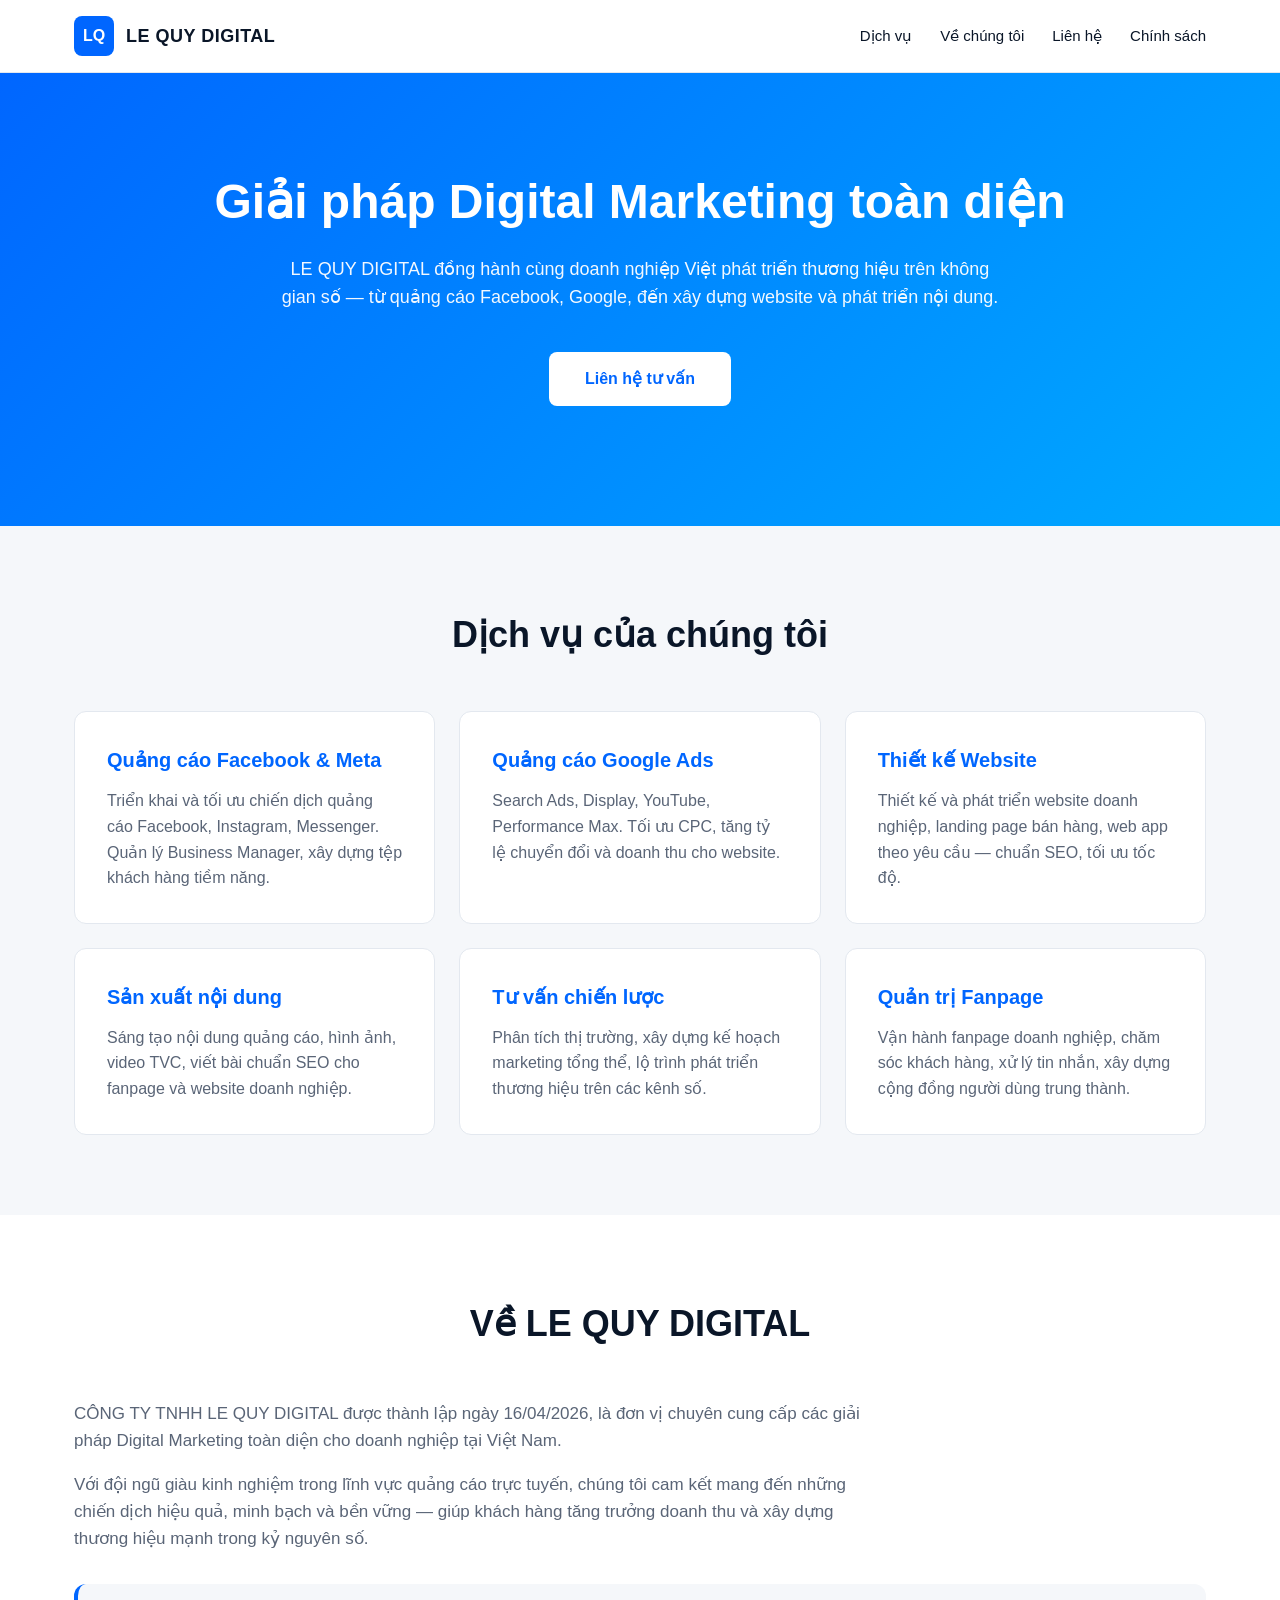
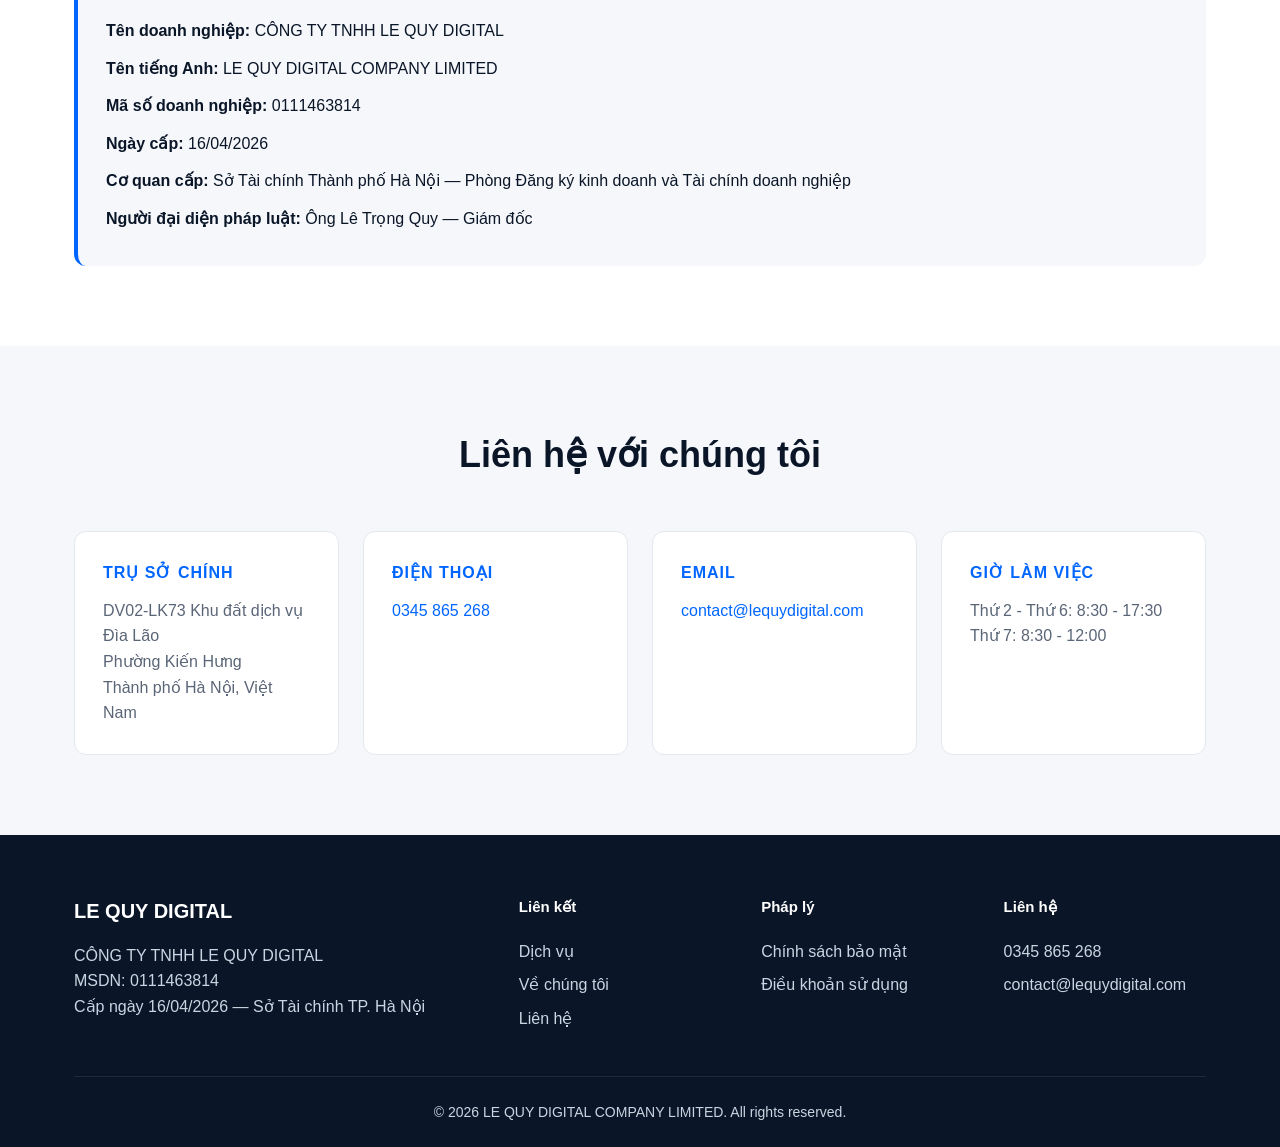
<file: index.html>
<!DOCTYPE html>
<html lang="vi">
<head>
    <meta charset="UTF-8">
    <meta name="viewport" content="width=device-width, initial-scale=1.0">
    <title>LE QUY DIGITAL - Digital Marketing Agency</title>
    <meta name="description" content="LE QUY DIGITAL - Công ty TNHH chuyên cung cấp dịch vụ Digital Marketing, quảng cáo trực tuyến, phát triển thương hiệu trên các nền tảng số.">
    <link rel="stylesheet" href="styles.css">
</head>
<body>
    <header class="header">
        <div class="container header-inner">
            <a href="/" class="logo">
                <span class="logo-mark">LQ</span>
                <span class="logo-text">LE QUY DIGITAL</span>
            </a>
            <nav class="nav">
                <a href="#services">Dịch vụ</a>
                <a href="#about">Về chúng tôi</a>
                <a href="#contact">Liên hệ</a>
                <a href="privacy.html">Chính sách</a>
            </nav>
        </div>
    </header>

    <section class="hero">
        <div class="container">
            <h1>Giải pháp Digital Marketing toàn diện</h1>
            <p class="hero-sub">LE QUY DIGITAL đồng hành cùng doanh nghiệp Việt phát triển thương hiệu trên không gian số — từ quảng cáo Facebook, Google, đến xây dựng website và phát triển nội dung.</p>
            <a href="#contact" class="btn-primary">Liên hệ tư vấn</a>
        </div>
    </section>

    <section id="services" class="services">
        <div class="container">
            <h2>Dịch vụ của chúng tôi</h2>
            <div class="service-grid">
                <div class="service-card">
                    <h3>Quảng cáo Facebook &amp; Meta</h3>
                    <p>Triển khai và tối ưu chiến dịch quảng cáo Facebook, Instagram, Messenger. Quản lý Business Manager, xây dựng tệp khách hàng tiềm năng.</p>
                </div>
                <div class="service-card">
                    <h3>Quảng cáo Google Ads</h3>
                    <p>Search Ads, Display, YouTube, Performance Max. Tối ưu CPC, tăng tỷ lệ chuyển đổi và doanh thu cho website.</p>
                </div>
                <div class="service-card">
                    <h3>Thiết kế Website</h3>
                    <p>Thiết kế và phát triển website doanh nghiệp, landing page bán hàng, web app theo yêu cầu — chuẩn SEO, tối ưu tốc độ.</p>
                </div>
                <div class="service-card">
                    <h3>Sản xuất nội dung</h3>
                    <p>Sáng tạo nội dung quảng cáo, hình ảnh, video TVC, viết bài chuẩn SEO cho fanpage và website doanh nghiệp.</p>
                </div>
                <div class="service-card">
                    <h3>Tư vấn chiến lược</h3>
                    <p>Phân tích thị trường, xây dựng kế hoạch marketing tổng thể, lộ trình phát triển thương hiệu trên các kênh số.</p>
                </div>
                <div class="service-card">
                    <h3>Quản trị Fanpage</h3>
                    <p>Vận hành fanpage doanh nghiệp, chăm sóc khách hàng, xử lý tin nhắn, xây dựng cộng đồng người dùng trung thành.</p>
                </div>
            </div>
        </div>
    </section>

    <section id="about" class="about">
        <div class="container">
            <h2>Về LE QUY DIGITAL</h2>
            <p>CÔNG TY TNHH LE QUY DIGITAL được thành lập ngày 16/04/2026, là đơn vị chuyên cung cấp các giải pháp Digital Marketing toàn diện cho doanh nghiệp tại Việt Nam.</p>
            <p>Với đội ngũ giàu kinh nghiệm trong lĩnh vực quảng cáo trực tuyến, chúng tôi cam kết mang đến những chiến dịch hiệu quả, minh bạch và bền vững — giúp khách hàng tăng trưởng doanh thu và xây dựng thương hiệu mạnh trong kỷ nguyên số.</p>
            <div class="about-info">
                <div class="info-row"><strong>Tên doanh nghiệp:</strong> CÔNG TY TNHH LE QUY DIGITAL</div>
                <div class="info-row"><strong>Tên tiếng Anh:</strong> LE QUY DIGITAL COMPANY LIMITED</div>
                <div class="info-row"><strong>Mã số doanh nghiệp:</strong> 0111463814</div>
                <div class="info-row"><strong>Ngày cấp:</strong> 16/04/2026</div>
                <div class="info-row"><strong>Cơ quan cấp:</strong> Sở Tài chính Thành phố Hà Nội — Phòng Đăng ký kinh doanh và Tài chính doanh nghiệp</div>
                <div class="info-row"><strong>Người đại diện pháp luật:</strong> Ông Lê Trọng Quy — Giám đốc</div>
            </div>
        </div>
    </section>

    <section id="contact" class="contact">
        <div class="container">
            <h2>Liên hệ với chúng tôi</h2>
            <div class="contact-grid">
                <div class="contact-card">
                    <h3>Trụ sở chính</h3>
                    <p>DV02-LK73 Khu đất dịch vụ Đìa Lão<br>Phường Kiến Hưng<br>Thành phố Hà Nội, Việt Nam</p>
                </div>
                <div class="contact-card">
                    <h3>Điện thoại</h3>
                    <p><a href="tel:+84345865268">0345 865 268</a></p>
                </div>
                <div class="contact-card">
                    <h3>Email</h3>
                    <p><a href="mailto:contact@lequydigital.com">contact@lequydigital.com</a></p>
                </div>
                <div class="contact-card">
                    <h3>Giờ làm việc</h3>
                    <p>Thứ 2 - Thứ 6: 8:30 - 17:30<br>Thứ 7: 8:30 - 12:00</p>
                </div>
            </div>
        </div>
    </section>

    <footer class="footer">
        <div class="container">
            <div class="footer-grid">
                <div>
                    <div class="footer-logo">LE QUY DIGITAL</div>
                    <p>CÔNG TY TNHH LE QUY DIGITAL<br>MSDN: 0111463814<br>Cấp ngày 16/04/2026 — Sở Tài chính TP. Hà Nội</p>
                </div>
                <div>
                    <h4>Liên kết</h4>
                    <ul>
                        <li><a href="#services">Dịch vụ</a></li>
                        <li><a href="#about">Về chúng tôi</a></li>
                        <li><a href="#contact">Liên hệ</a></li>
                    </ul>
                </div>
                <div>
                    <h4>Pháp lý</h4>
                    <ul>
                        <li><a href="privacy.html">Chính sách bảo mật</a></li>
                        <li><a href="terms.html">Điều khoản sử dụng</a></li>
                    </ul>
                </div>
                <div>
                    <h4>Liên hệ</h4>
                    <ul>
                        <li>0345 865 268</li>
                        <li>contact@lequydigital.com</li>
                    </ul>
                </div>
            </div>
            <div class="footer-bottom">
                &copy; 2026 LE QUY DIGITAL COMPANY LIMITED. All rights reserved.
            </div>
        </div>
    </footer>
</body>
</html>
</file>
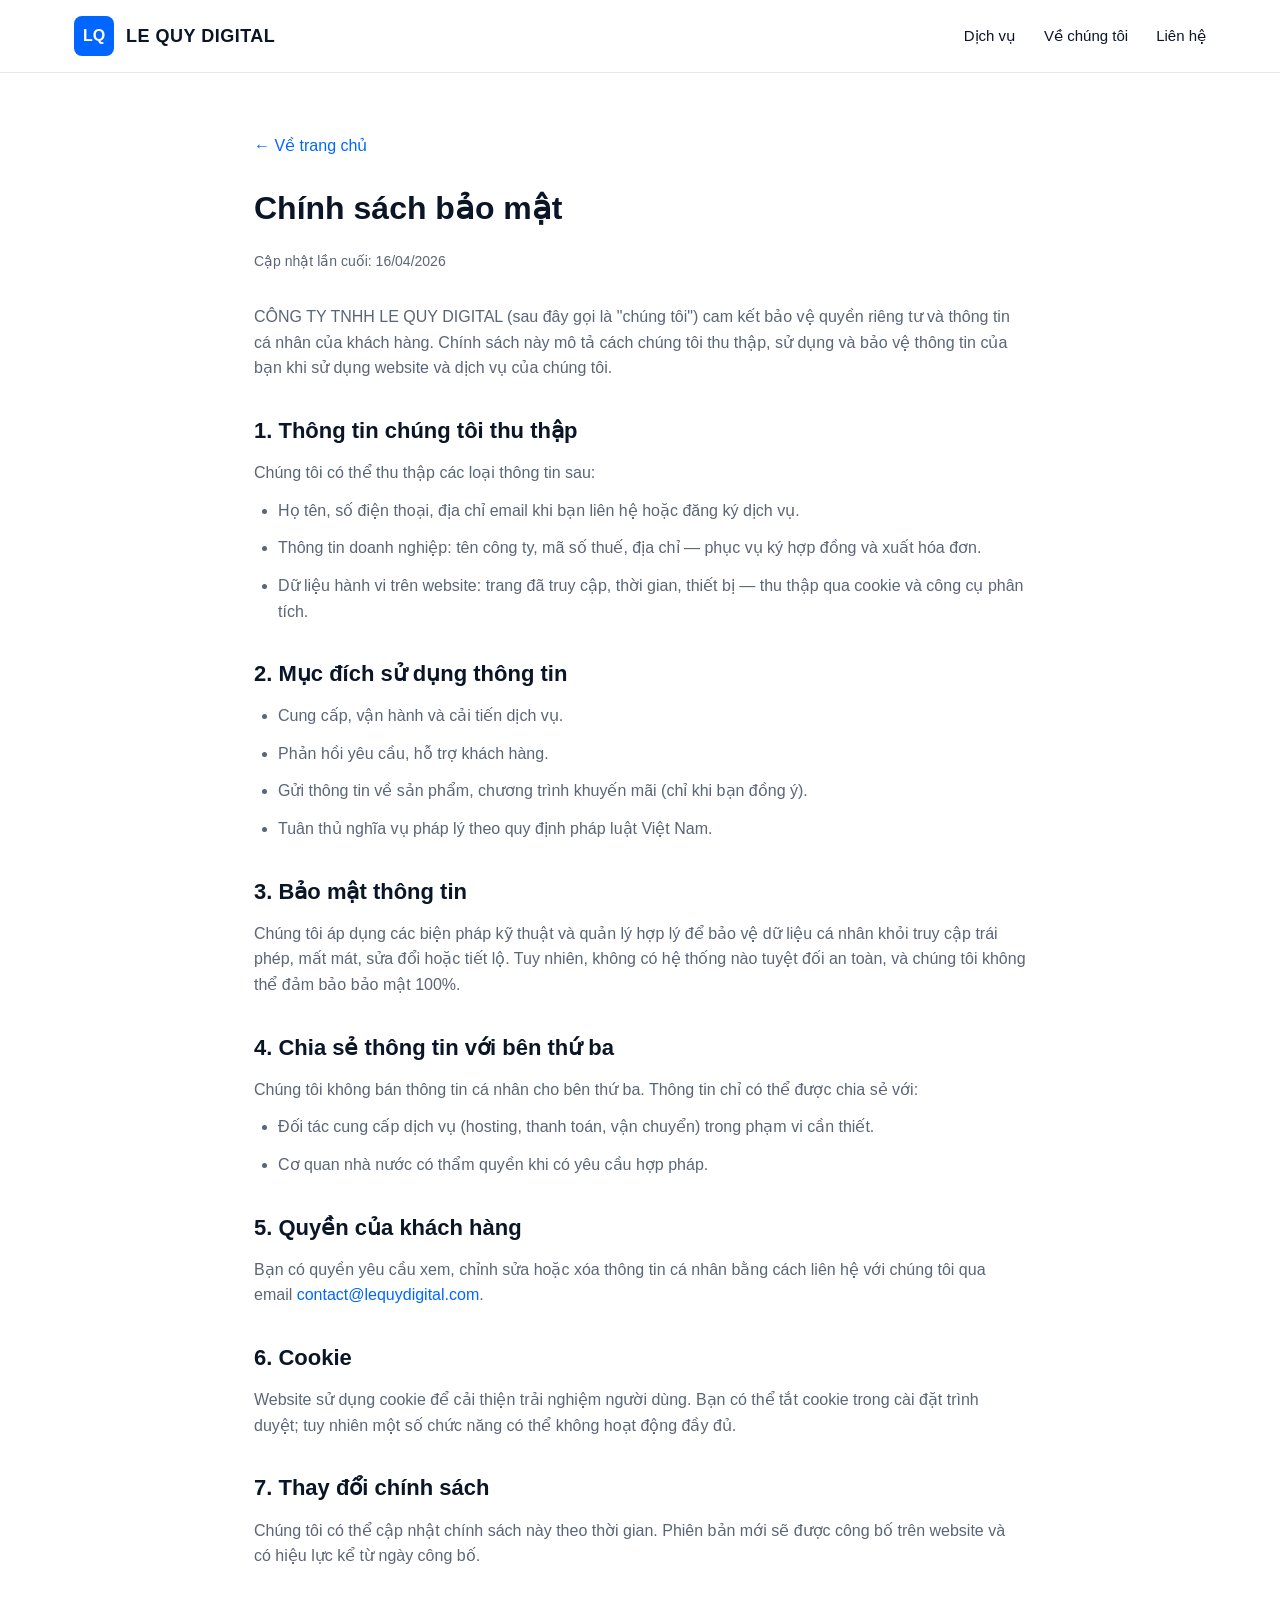
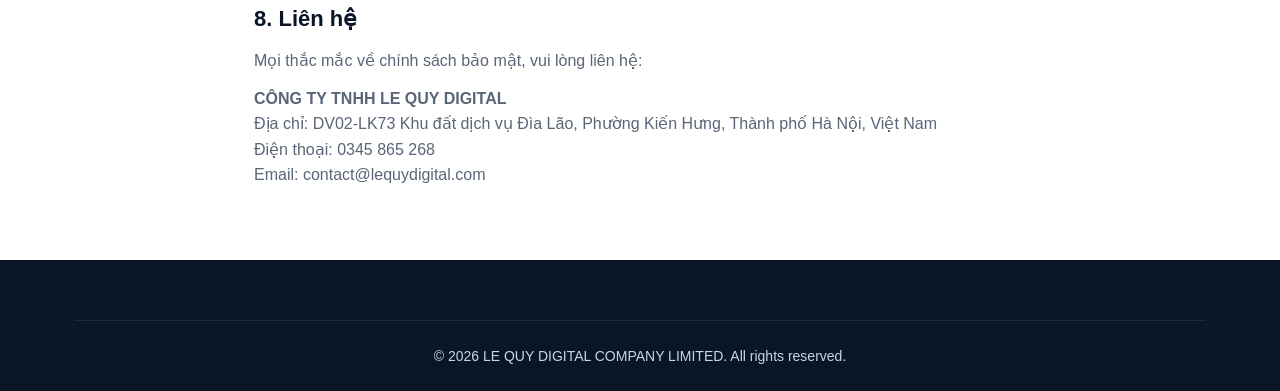
<file: privacy.html>
<!DOCTYPE html>
<html lang="vi">
<head>
    <meta charset="UTF-8">
    <meta name="viewport" content="width=device-width, initial-scale=1.0">
    <title>Chính sách bảo mật - LE QUY DIGITAL</title>
    <link rel="stylesheet" href="styles.css">
</head>
<body>
    <header class="header">
        <div class="container header-inner">
            <a href="index.html" class="logo">
                <span class="logo-mark">LQ</span>
                <span class="logo-text">LE QUY DIGITAL</span>
            </a>
            <nav class="nav">
                <a href="index.html#services">Dịch vụ</a>
                <a href="index.html#about">Về chúng tôi</a>
                <a href="index.html#contact">Liên hệ</a>
            </nav>
        </div>
    </header>

    <main class="legal-page">
        <a href="index.html" class="back">← Về trang chủ</a>
        <h1>Chính sách bảo mật</h1>
        <p class="updated">Cập nhật lần cuối: 16/04/2026</p>

        <p>CÔNG TY TNHH LE QUY DIGITAL (sau đây gọi là "chúng tôi") cam kết bảo vệ quyền riêng tư và thông tin cá nhân của khách hàng. Chính sách này mô tả cách chúng tôi thu thập, sử dụng và bảo vệ thông tin của bạn khi sử dụng website và dịch vụ của chúng tôi.</p>

        <h2>1. Thông tin chúng tôi thu thập</h2>
        <p>Chúng tôi có thể thu thập các loại thông tin sau:</p>
        <ul>
            <li>Họ tên, số điện thoại, địa chỉ email khi bạn liên hệ hoặc đăng ký dịch vụ.</li>
            <li>Thông tin doanh nghiệp: tên công ty, mã số thuế, địa chỉ — phục vụ ký hợp đồng và xuất hóa đơn.</li>
            <li>Dữ liệu hành vi trên website: trang đã truy cập, thời gian, thiết bị — thu thập qua cookie và công cụ phân tích.</li>
        </ul>

        <h2>2. Mục đích sử dụng thông tin</h2>
        <ul>
            <li>Cung cấp, vận hành và cải tiến dịch vụ.</li>
            <li>Phản hồi yêu cầu, hỗ trợ khách hàng.</li>
            <li>Gửi thông tin về sản phẩm, chương trình khuyến mãi (chỉ khi bạn đồng ý).</li>
            <li>Tuân thủ nghĩa vụ pháp lý theo quy định pháp luật Việt Nam.</li>
        </ul>

        <h2>3. Bảo mật thông tin</h2>
        <p>Chúng tôi áp dụng các biện pháp kỹ thuật và quản lý hợp lý để bảo vệ dữ liệu cá nhân khỏi truy cập trái phép, mất mát, sửa đổi hoặc tiết lộ. Tuy nhiên, không có hệ thống nào tuyệt đối an toàn, và chúng tôi không thể đảm bảo bảo mật 100%.</p>

        <h2>4. Chia sẻ thông tin với bên thứ ba</h2>
        <p>Chúng tôi không bán thông tin cá nhân cho bên thứ ba. Thông tin chỉ có thể được chia sẻ với:</p>
        <ul>
            <li>Đối tác cung cấp dịch vụ (hosting, thanh toán, vận chuyển) trong phạm vi cần thiết.</li>
            <li>Cơ quan nhà nước có thẩm quyền khi có yêu cầu hợp pháp.</li>
        </ul>

        <h2>5. Quyền của khách hàng</h2>
        <p>Bạn có quyền yêu cầu xem, chỉnh sửa hoặc xóa thông tin cá nhân bằng cách liên hệ với chúng tôi qua email <a href="mailto:contact@lequydigital.com">contact@lequydigital.com</a>.</p>

        <h2>6. Cookie</h2>
        <p>Website sử dụng cookie để cải thiện trải nghiệm người dùng. Bạn có thể tắt cookie trong cài đặt trình duyệt; tuy nhiên một số chức năng có thể không hoạt động đầy đủ.</p>

        <h2>7. Thay đổi chính sách</h2>
        <p>Chúng tôi có thể cập nhật chính sách này theo thời gian. Phiên bản mới sẽ được công bố trên website và có hiệu lực kể từ ngày công bố.</p>

        <h2>8. Liên hệ</h2>
        <p>Mọi thắc mắc về chính sách bảo mật, vui lòng liên hệ:</p>
        <p>
            <strong>CÔNG TY TNHH LE QUY DIGITAL</strong><br>
            Địa chỉ: DV02-LK73 Khu đất dịch vụ Đìa Lão, Phường Kiến Hưng, Thành phố Hà Nội, Việt Nam<br>
            Điện thoại: 0345 865 268<br>
            Email: contact@lequydigital.com
        </p>
    </main>

    <footer class="footer">
        <div class="container">
            <div class="footer-bottom">
                &copy; 2026 LE QUY DIGITAL COMPANY LIMITED. All rights reserved.
            </div>
        </div>
    </footer>
</body>
</html>
</file>
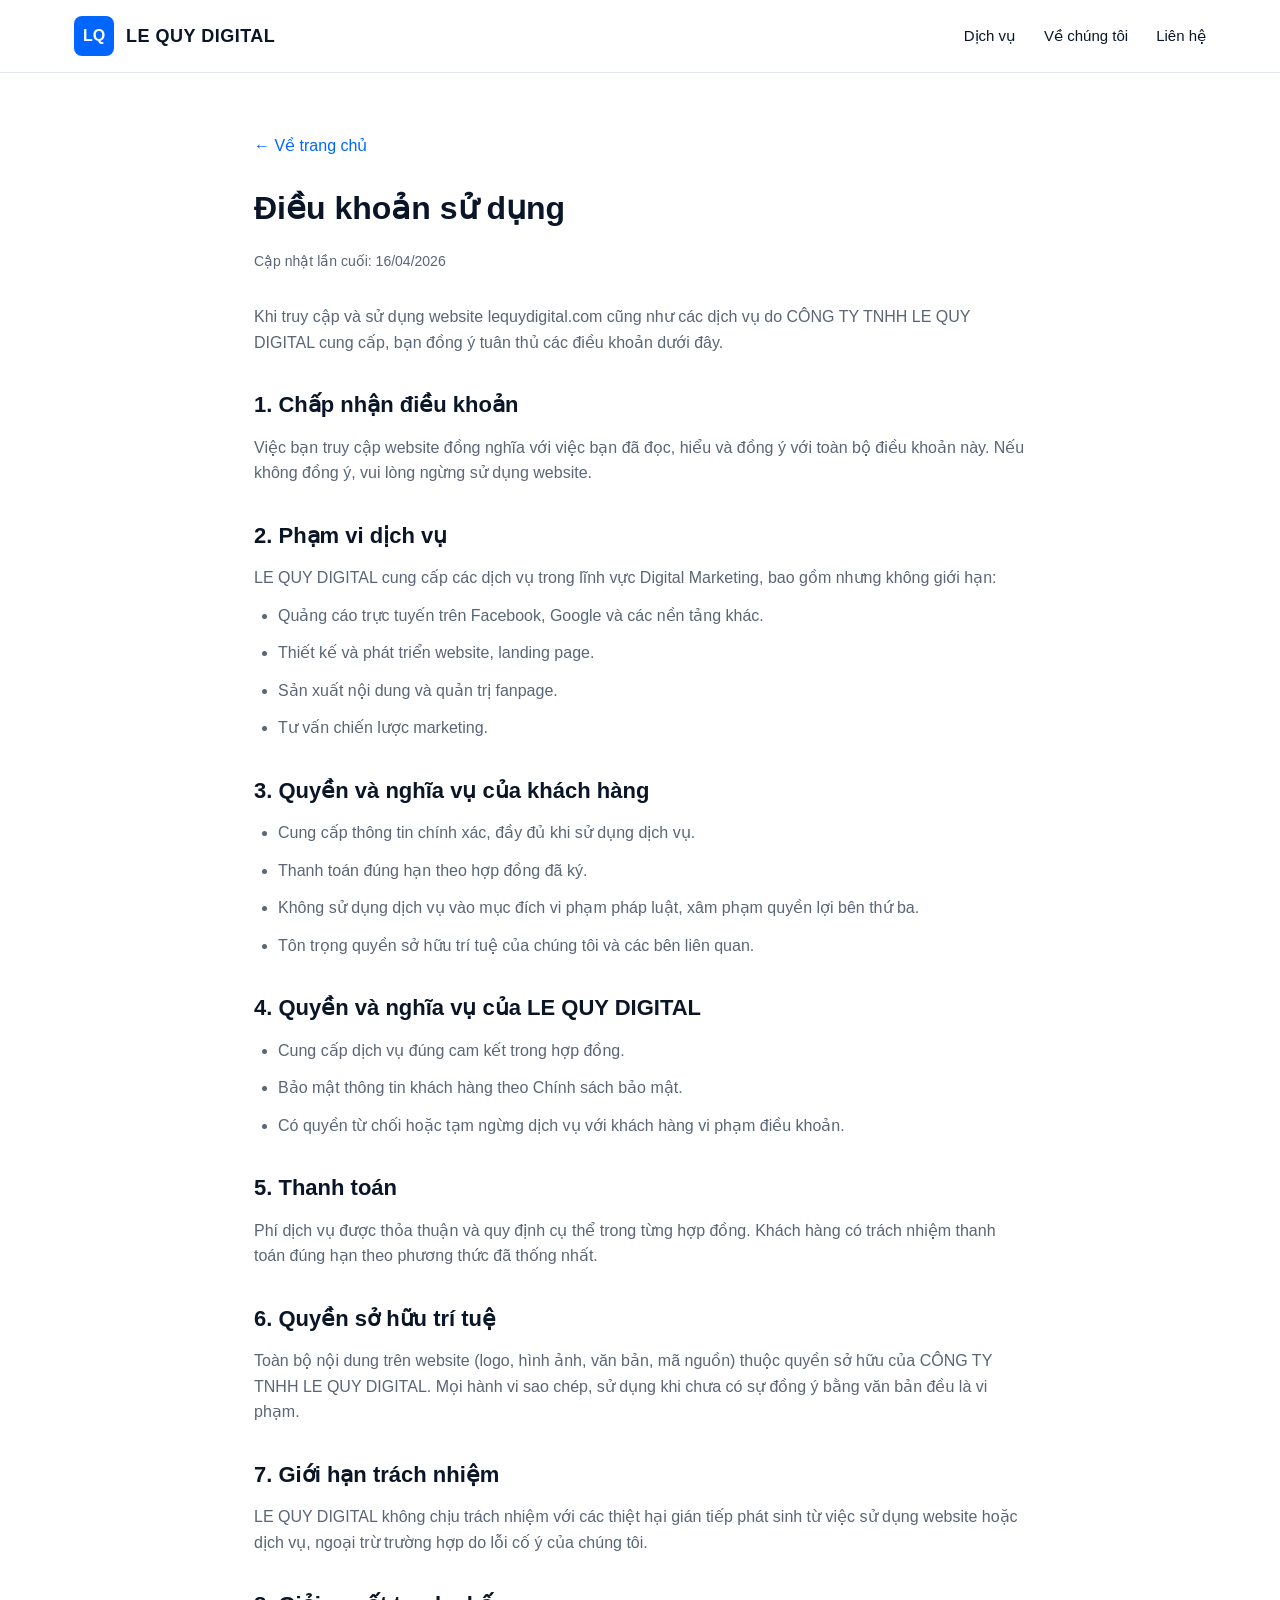
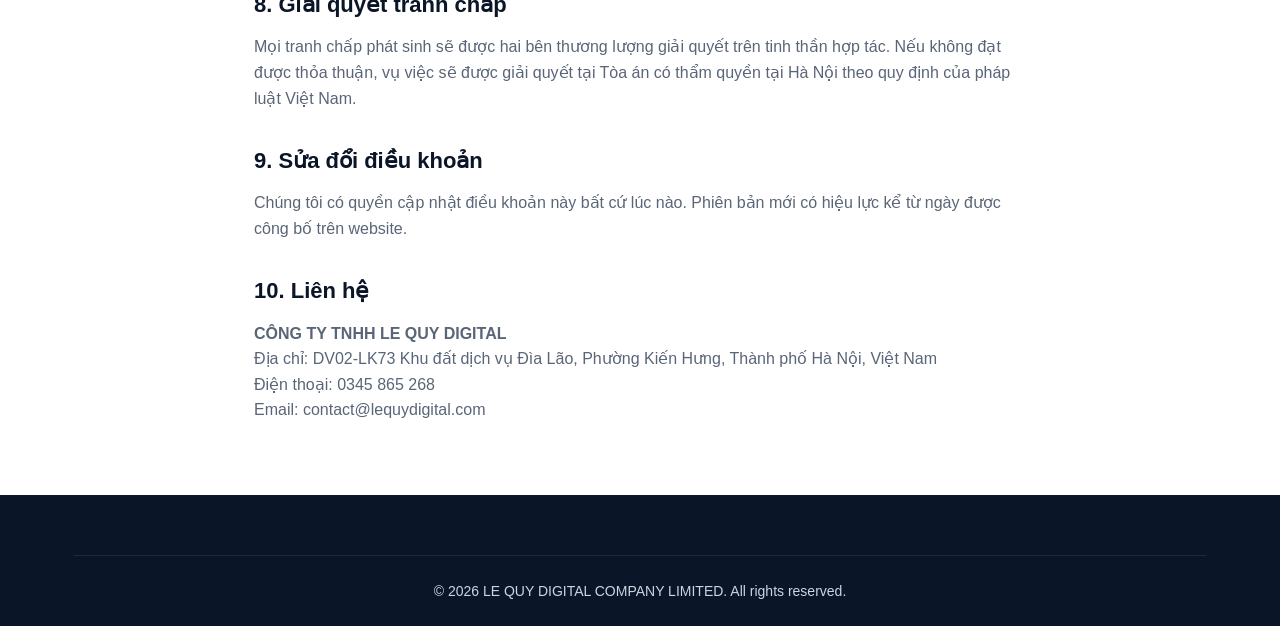
<file: terms.html>
<!DOCTYPE html>
<html lang="vi">
<head>
    <meta charset="UTF-8">
    <meta name="viewport" content="width=device-width, initial-scale=1.0">
    <title>Điều khoản sử dụng - LE QUY DIGITAL</title>
    <link rel="stylesheet" href="styles.css">
</head>
<body>
    <header class="header">
        <div class="container header-inner">
            <a href="index.html" class="logo">
                <span class="logo-mark">LQ</span>
                <span class="logo-text">LE QUY DIGITAL</span>
            </a>
            <nav class="nav">
                <a href="index.html#services">Dịch vụ</a>
                <a href="index.html#about">Về chúng tôi</a>
                <a href="index.html#contact">Liên hệ</a>
            </nav>
        </div>
    </header>

    <main class="legal-page">
        <a href="index.html" class="back">← Về trang chủ</a>
        <h1>Điều khoản sử dụng</h1>
        <p class="updated">Cập nhật lần cuối: 16/04/2026</p>

        <p>Khi truy cập và sử dụng website lequydigital.com cũng như các dịch vụ do CÔNG TY TNHH LE QUY DIGITAL cung cấp, bạn đồng ý tuân thủ các điều khoản dưới đây.</p>

        <h2>1. Chấp nhận điều khoản</h2>
        <p>Việc bạn truy cập website đồng nghĩa với việc bạn đã đọc, hiểu và đồng ý với toàn bộ điều khoản này. Nếu không đồng ý, vui lòng ngừng sử dụng website.</p>

        <h2>2. Phạm vi dịch vụ</h2>
        <p>LE QUY DIGITAL cung cấp các dịch vụ trong lĩnh vực Digital Marketing, bao gồm nhưng không giới hạn:</p>
        <ul>
            <li>Quảng cáo trực tuyến trên Facebook, Google và các nền tảng khác.</li>
            <li>Thiết kế và phát triển website, landing page.</li>
            <li>Sản xuất nội dung và quản trị fanpage.</li>
            <li>Tư vấn chiến lược marketing.</li>
        </ul>

        <h2>3. Quyền và nghĩa vụ của khách hàng</h2>
        <ul>
            <li>Cung cấp thông tin chính xác, đầy đủ khi sử dụng dịch vụ.</li>
            <li>Thanh toán đúng hạn theo hợp đồng đã ký.</li>
            <li>Không sử dụng dịch vụ vào mục đích vi phạm pháp luật, xâm phạm quyền lợi bên thứ ba.</li>
            <li>Tôn trọng quyền sở hữu trí tuệ của chúng tôi và các bên liên quan.</li>
        </ul>

        <h2>4. Quyền và nghĩa vụ của LE QUY DIGITAL</h2>
        <ul>
            <li>Cung cấp dịch vụ đúng cam kết trong hợp đồng.</li>
            <li>Bảo mật thông tin khách hàng theo Chính sách bảo mật.</li>
            <li>Có quyền từ chối hoặc tạm ngừng dịch vụ với khách hàng vi phạm điều khoản.</li>
        </ul>

        <h2>5. Thanh toán</h2>
        <p>Phí dịch vụ được thỏa thuận và quy định cụ thể trong từng hợp đồng. Khách hàng có trách nhiệm thanh toán đúng hạn theo phương thức đã thống nhất.</p>

        <h2>6. Quyền sở hữu trí tuệ</h2>
        <p>Toàn bộ nội dung trên website (logo, hình ảnh, văn bản, mã nguồn) thuộc quyền sở hữu của CÔNG TY TNHH LE QUY DIGITAL. Mọi hành vi sao chép, sử dụng khi chưa có sự đồng ý bằng văn bản đều là vi phạm.</p>

        <h2>7. Giới hạn trách nhiệm</h2>
        <p>LE QUY DIGITAL không chịu trách nhiệm với các thiệt hại gián tiếp phát sinh từ việc sử dụng website hoặc dịch vụ, ngoại trừ trường hợp do lỗi cố ý của chúng tôi.</p>

        <h2>8. Giải quyết tranh chấp</h2>
        <p>Mọi tranh chấp phát sinh sẽ được hai bên thương lượng giải quyết trên tinh thần hợp tác. Nếu không đạt được thỏa thuận, vụ việc sẽ được giải quyết tại Tòa án có thẩm quyền tại Hà Nội theo quy định của pháp luật Việt Nam.</p>

        <h2>9. Sửa đổi điều khoản</h2>
        <p>Chúng tôi có quyền cập nhật điều khoản này bất cứ lúc nào. Phiên bản mới có hiệu lực kể từ ngày được công bố trên website.</p>

        <h2>10. Liên hệ</h2>
        <p>
            <strong>CÔNG TY TNHH LE QUY DIGITAL</strong><br>
            Địa chỉ: DV02-LK73 Khu đất dịch vụ Đìa Lão, Phường Kiến Hưng, Thành phố Hà Nội, Việt Nam<br>
            Điện thoại: 0345 865 268<br>
            Email: contact@lequydigital.com
        </p>
    </main>

    <footer class="footer">
        <div class="container">
            <div class="footer-bottom">
                &copy; 2026 LE QUY DIGITAL COMPANY LIMITED. All rights reserved.
            </div>
        </div>
    </footer>
</body>
</html>
</file>
<file: styles.css>
* { margin: 0; padding: 0; box-sizing: border-box; }

:root {
    --primary: #0066ff;
    --primary-dark: #0052cc;
    --dark: #0a1628;
    --gray: #5a6577;
    --light: #f5f7fa;
    --border: #e3e8ef;
}

body {
    font-family: -apple-system, BlinkMacSystemFont, "Segoe UI", Roboto, "Helvetica Neue", Arial, sans-serif;
    color: var(--dark);
    line-height: 1.6;
    background: #fff;
}

.container {
    max-width: 1180px;
    margin: 0 auto;
    padding: 0 24px;
}

a { color: var(--primary); text-decoration: none; }
a:hover { color: var(--primary-dark); }

/* Header */
.header {
    background: #fff;
    border-bottom: 1px solid var(--border);
    position: sticky;
    top: 0;
    z-index: 100;
}
.header-inner {
    display: flex;
    justify-content: space-between;
    align-items: center;
    height: 72px;
}
.logo { display: flex; align-items: center; gap: 12px; color: var(--dark); }
.logo-mark {
    width: 40px; height: 40px;
    background: var(--primary);
    color: #fff;
    border-radius: 8px;
    display: flex; align-items: center; justify-content: center;
    font-weight: 700;
    font-size: 16px;
}
.logo-text { font-weight: 700; font-size: 18px; letter-spacing: 0.5px; }
.nav { display: flex; gap: 28px; }
.nav a { color: var(--dark); font-weight: 500; font-size: 15px; }

/* Hero */
.hero {
    background: linear-gradient(135deg, #0066ff 0%, #00aaff 100%);
    color: #fff;
    padding: 100px 0 120px;
    text-align: center;
}
.hero h1 {
    font-size: 48px;
    font-weight: 700;
    margin-bottom: 24px;
    line-height: 1.2;
}
.hero-sub {
    font-size: 18px;
    max-width: 720px;
    margin: 0 auto 40px;
    opacity: 0.95;
}
.btn-primary {
    display: inline-block;
    background: #fff;
    color: var(--primary);
    padding: 14px 36px;
    border-radius: 8px;
    font-weight: 600;
    font-size: 16px;
    transition: transform 0.2s;
}
.btn-primary:hover { transform: translateY(-2px); color: var(--primary-dark); }

/* Sections */
section { padding: 80px 0; }
section h2 {
    font-size: 36px;
    font-weight: 700;
    text-align: center;
    margin-bottom: 48px;
}

/* Services */
.services { background: var(--light); }
.service-grid {
    display: grid;
    grid-template-columns: repeat(auto-fit, minmax(300px, 1fr));
    gap: 24px;
}
.service-card {
    background: #fff;
    padding: 32px;
    border-radius: 12px;
    border: 1px solid var(--border);
    transition: transform 0.2s, box-shadow 0.2s;
}
.service-card:hover {
    transform: translateY(-4px);
    box-shadow: 0 12px 24px rgba(0,0,0,0.08);
}
.service-card h3 {
    font-size: 20px;
    margin-bottom: 12px;
    color: var(--primary);
}
.service-card p { color: var(--gray); }

/* About */
.about p { font-size: 17px; color: var(--gray); margin-bottom: 16px; max-width: 800px; }
.about-info {
    margin-top: 32px;
    background: var(--light);
    padding: 28px;
    border-radius: 12px;
    border-left: 4px solid var(--primary);
}
.info-row { padding: 6px 0; }

/* Contact */
.contact { background: var(--light); }
.contact-grid {
    display: grid;
    grid-template-columns: repeat(auto-fit, minmax(240px, 1fr));
    gap: 24px;
}
.contact-card {
    background: #fff;
    padding: 28px;
    border-radius: 12px;
    border: 1px solid var(--border);
}
.contact-card h3 {
    font-size: 16px;
    color: var(--primary);
    margin-bottom: 12px;
    text-transform: uppercase;
    letter-spacing: 1px;
}
.contact-card p { color: var(--gray); }

/* Footer */
.footer {
    background: var(--dark);
    color: #cbd5e1;
    padding: 60px 0 24px;
}
.footer-grid {
    display: grid;
    grid-template-columns: 2fr 1fr 1fr 1fr;
    gap: 40px;
    margin-bottom: 40px;
}
.footer-logo {
    color: #fff;
    font-weight: 700;
    font-size: 20px;
    margin-bottom: 16px;
}
.footer h4 {
    color: #fff;
    margin-bottom: 16px;
    font-size: 15px;
}
.footer ul { list-style: none; }
.footer ul li { padding: 4px 0; }
.footer a { color: #cbd5e1; }
.footer a:hover { color: #fff; }
.footer-bottom {
    border-top: 1px solid #1e293b;
    padding-top: 24px;
    text-align: center;
    font-size: 14px;
}

/* Responsive */
@media (max-width: 768px) {
    .nav { display: none; }
    .hero { padding: 60px 0 80px; }
    .hero h1 { font-size: 32px; }
    section { padding: 56px 0; }
    section h2 { font-size: 28px; }
    .footer-grid { grid-template-columns: 1fr; gap: 32px; }
}

/* Legal pages */
.legal-page {
    max-width: 820px;
    margin: 0 auto;
    padding: 60px 24px;
}
.legal-page h1 {
    font-size: 32px;
    margin-bottom: 16px;
}
.legal-page .updated {
    color: var(--gray);
    margin-bottom: 32px;
    font-size: 14px;
}
.legal-page h2 {
    font-size: 22px;
    margin-top: 32px;
    margin-bottom: 12px;
    text-align: left;
}
.legal-page p, .legal-page li {
    color: var(--gray);
    margin-bottom: 12px;
}
.legal-page ul { padding-left: 24px; margin-bottom: 16px; }
.legal-page a.back { display: inline-block; margin-bottom: 24px; }
</file>
